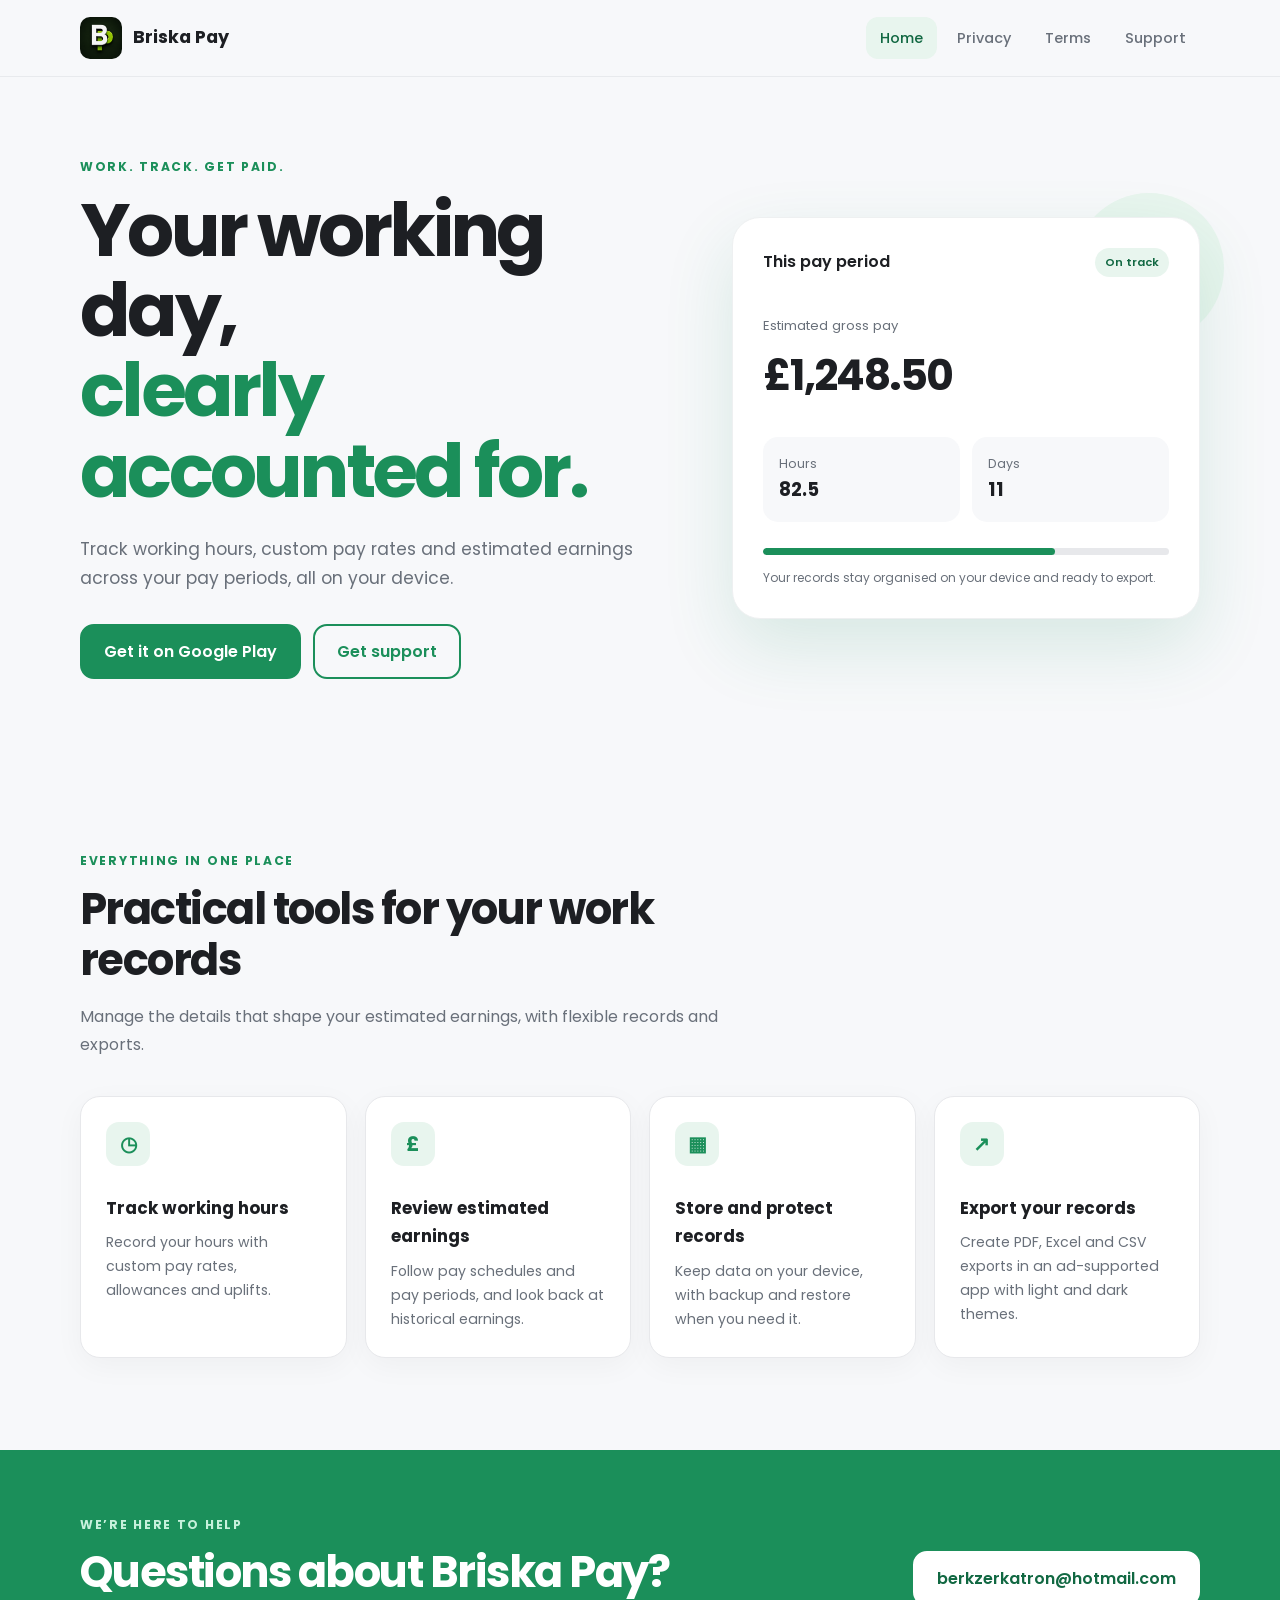
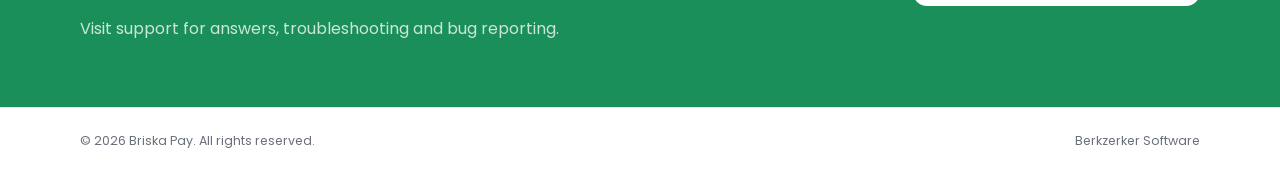
<file: index.html>
<!doctype html>
<html lang="en">
<head>
  <meta charset="utf-8">
  <meta name="viewport" content="width=device-width, initial-scale=1">
  <meta name="description" content="Briska Pay helps employees track working hours, estimated earnings and pay periods on their device.">
  <title>Briska Pay — Work. Track. Get paid.</title>
  <link rel="icon" href="assets/branding/LogoFinal.png">
  <link rel="stylesheet" href="styles.css">
</head>
<body>
  <header class="site-header">
    <nav class="nav container" aria-label="Main navigation">
      <a class="brand" href="index.html" aria-label="Briska Pay home">
        <img src="assets/branding/LogoFinal.png" alt="" width="42" height="42">
        <span>Briska Pay</span>
      </a>
      <div class="nav-links">
        <a class="active" aria-current="page" href="index.html">Home</a>
        <a href="privacy.html">Privacy</a>
        <a href="terms.html">Terms</a>
        <a href="support.html">Support</a>
      </div>
    </nav>
  </header>

  <main>
    <section class="hero container">
      <div class="hero-copy">
        <span class="eyebrow">Work. Track. Get paid.</span>
        <h1>Your working day,<br><span>clearly accounted for.</span></h1>
        <p class="lead">Track working hours, custom pay rates and estimated earnings across your pay periods, all on your device.</p>
        <div class="actions">
          <a class="button" href="https://play.google.com/store/apps/details?id=com.berkzerker.briska">Get it on Google Play</a>
          <a class="button secondary" href="support.html">Get support</a>
        </div>
      </div>
      <div class="hero-card" aria-label="Briska Pay summary preview">
        <div class="preview-head"><span>This pay period</span><span class="status">On track</span></div>
        <p class="preview-label">Estimated gross pay</p>
        <p class="preview-value">£1,248.50</p>
        <div class="preview-grid">
          <div><span>Hours</span><strong>82.5</strong></div>
          <div><span>Days</span><strong>11</strong></div>
        </div>
        <div class="progress"><span></span></div>
        <p class="preview-note">Your records stay organised on your device and ready to export.</p>
      </div>
    </section>

    <section class="section container" id="features">
      <div class="section-heading">
        <span class="eyebrow">Everything in one place</span>
        <h2>Practical tools for your work records</h2>
        <p>Manage the details that shape your estimated earnings, with flexible records and exports.</p>
      </div>
      <div class="card-grid">
        <article class="card"><span class="feature-icon" aria-hidden="true">◷</span><h3>Track working hours</h3><p>Record your hours with custom pay rates, allowances and uplifts.</p></article>
        <article class="card"><span class="feature-icon" aria-hidden="true">£</span><h3>Review estimated earnings</h3><p>Follow pay schedules and pay periods, and look back at historical earnings.</p></article>
        <article class="card"><span class="feature-icon" aria-hidden="true">▦</span><h3>Store and protect records</h3><p>Keep data on your device, with backup and restore when you need it.</p></article>
        <article class="card"><span class="feature-icon" aria-hidden="true">↗</span><h3>Export your records</h3><p>Create PDF, Excel and CSV exports in an ad-supported app with light and dark themes.</p></article>
      </div>
    </section>

    <section class="contact-wrap">
      <div class="contact container">
        <div><span class="eyebrow light">We’re here to help</span><h2>Questions about Briska Pay?</h2><p>Visit support for answers, troubleshooting and bug reporting.</p></div>
        <a class="button light-button" href="mailto:berkzerkatron@hotmail.com">berkzerkatron@hotmail.com</a>
      </div>
    </section>
  </main>

  <footer class="footer"><div class="container footer-inner"><p>© 2026 Briska Pay. All rights reserved.</p><p>Berkzerker Software</p></div></footer>
</body>
</html>
</file>
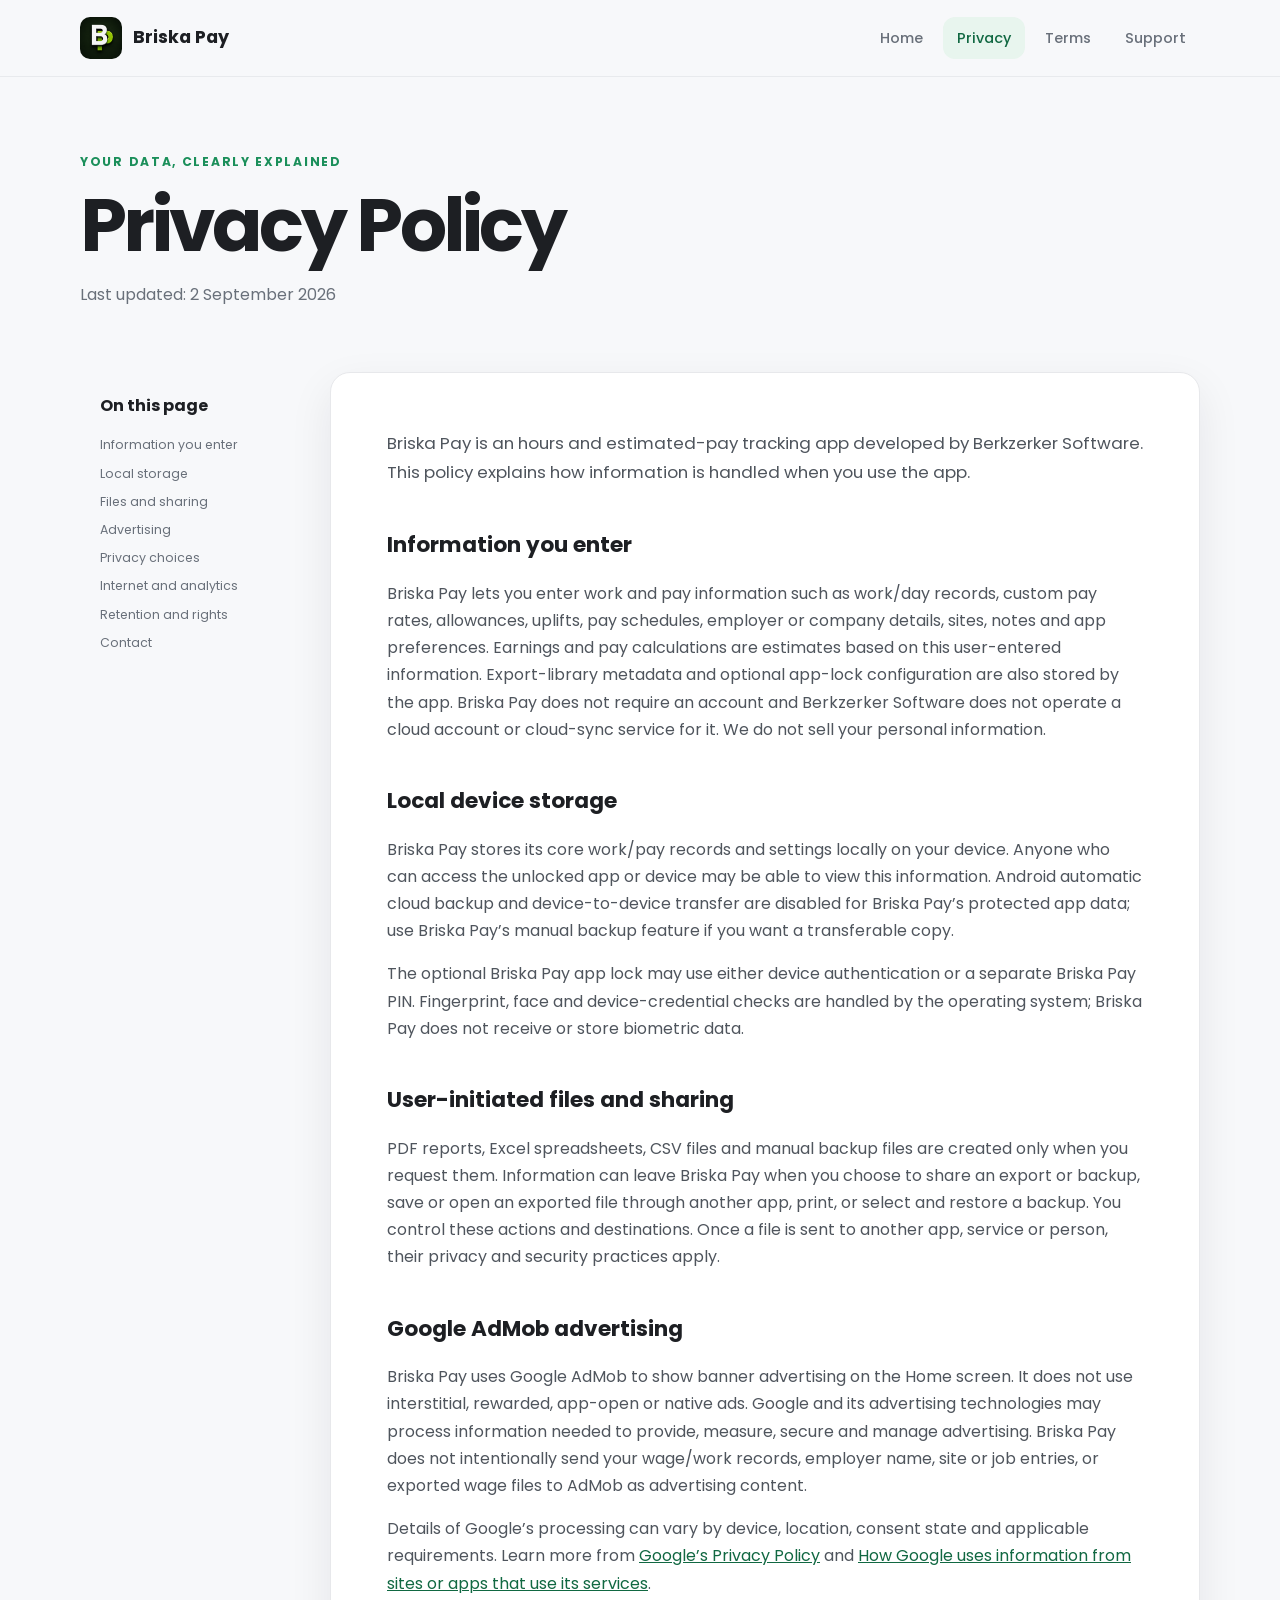
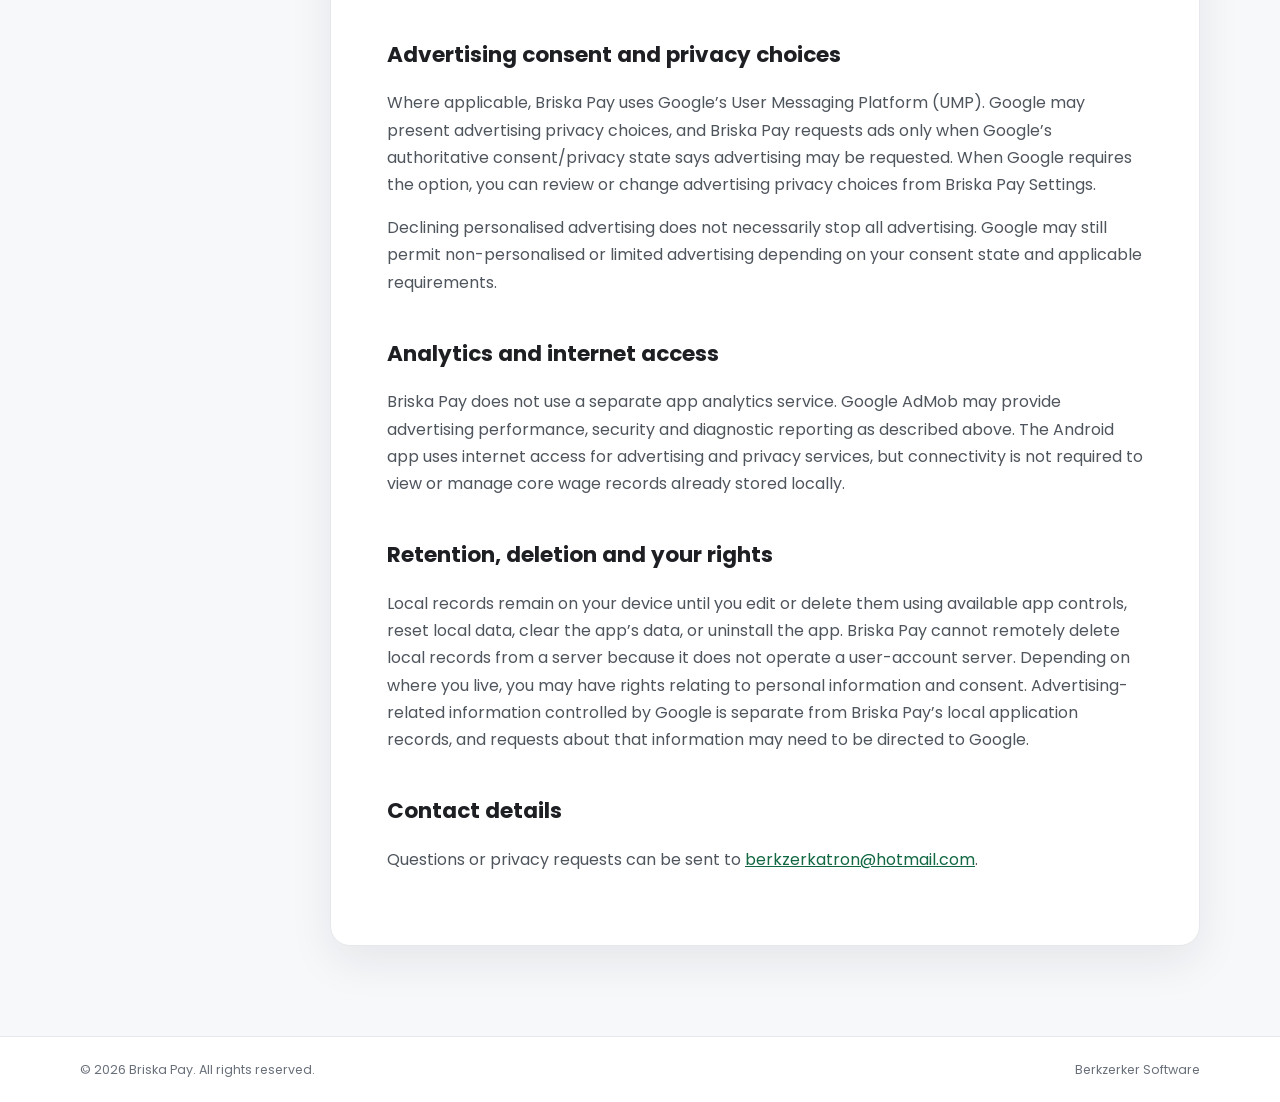
<file: privacy.html>
<!doctype html>
<html lang="en">
<head>
  <meta charset="utf-8"><meta name="viewport" content="width=device-width, initial-scale=1">
  <meta name="description" content="Privacy Policy for Briska Pay.">
  <title>Privacy Policy — Briska Pay</title>
  <link rel="icon" href="assets/branding/LogoFinal.png"><link rel="stylesheet" href="styles.css">
</head>
<body>
  <header class="site-header"><nav class="nav container" aria-label="Main navigation"><a class="brand" href="index.html" aria-label="Briska Pay home"><img src="assets/branding/LogoFinal.png" alt="" width="42" height="42"><span>Briska Pay</span></a><div class="nav-links"><a href="index.html">Home</a><a class="active" aria-current="page" href="privacy.html">Privacy</a><a href="terms.html">Terms</a><a href="support.html">Support</a></div></nav></header>
  <main class="legal container">
    <header class="page-heading"><span class="eyebrow">Your data, clearly explained</span><h1>Privacy Policy</h1><p>Last updated: 2 September 2026</p></header>
    <div class="legal-layout">
      <aside class="legal-nav"><strong>On this page</strong><a href="#collected">Information you enter</a><a href="#storage">Local storage</a><a href="#exports">Files and sharing</a><a href="#advertising">Advertising</a><a href="#consent">Privacy choices</a><a href="#analytics">Internet and analytics</a><a href="#rights">Retention and rights</a><a href="#contact">Contact</a></aside>
      <article class="legal-card">
        <p>Briska Pay is an hours and estimated-pay tracking app developed by Berkzerker Software. This policy explains how information is handled when you use the app.</p>
        <section id="collected"><h2>Information you enter</h2><p>Briska Pay lets you enter work and pay information such as work/day records, custom pay rates, allowances, uplifts, pay schedules, employer or company details, sites, notes and app preferences. Earnings and pay calculations are estimates based on this user-entered information. Export-library metadata and optional app-lock configuration are also stored by the app. Briska Pay does not require an account and Berkzerker Software does not operate a cloud account or cloud-sync service for it. We do not sell your personal information.</p></section>
        <section id="storage"><h2>Local device storage</h2><p>Briska Pay stores its core work/pay records and settings locally on your device. Anyone who can access the unlocked app or device may be able to view this information. Android automatic cloud backup and device-to-device transfer are disabled for Briska Pay’s protected app data; use Briska Pay’s manual backup feature if you want a transferable copy.</p><p>The optional Briska Pay app lock may use either device authentication or a separate Briska Pay PIN. Fingerprint, face and device-credential checks are handled by the operating system; Briska Pay does not receive or store biometric data.</p></section>
        <section id="exports"><h2>User-initiated files and sharing</h2><p>PDF reports, Excel spreadsheets, CSV files and manual backup files are created only when you request them. Information can leave Briska Pay when you choose to share an export or backup, save or open an exported file through another app, print, or select and restore a backup. You control these actions and destinations. Once a file is sent to another app, service or person, their privacy and security practices apply.</p></section>
        <section id="advertising"><h2>Google AdMob advertising</h2><p>Briska Pay uses Google AdMob to show banner advertising on the Home screen. It does not use interstitial, rewarded, app-open or native ads. Google and its advertising technologies may process information needed to provide, measure, secure and manage advertising. Briska Pay does not intentionally send your wage/work records, employer name, site or job entries, or exported wage files to AdMob as advertising content.</p><p>Details of Google’s processing can vary by device, location, consent state and applicable requirements. Learn more from <a href="https://policies.google.com/privacy">Google’s Privacy Policy</a> and <a href="https://policies.google.com/technologies/partner-sites">How Google uses information from sites or apps that use its services</a>.</p></section>
        <section id="consent"><h2>Advertising consent and privacy choices</h2><p>Where applicable, Briska Pay uses Google’s User Messaging Platform (UMP). Google may present advertising privacy choices, and Briska Pay requests ads only when Google’s authoritative consent/privacy state says advertising may be requested. When Google requires the option, you can review or change advertising privacy choices from Briska Pay Settings.</p><p>Declining personalised advertising does not necessarily stop all advertising. Google may still permit non-personalised or limited advertising depending on your consent state and applicable requirements.</p></section>
        <section id="analytics"><h2>Analytics and internet access</h2><p>Briska Pay does not use a separate app analytics service. Google AdMob may provide advertising performance, security and diagnostic reporting as described above. The Android app uses internet access for advertising and privacy services, but connectivity is not required to view or manage core wage records already stored locally.</p></section>
        <section id="rights"><h2>Retention, deletion and your rights</h2><p>Local records remain on your device until you edit or delete them using available app controls, reset local data, clear the app’s data, or uninstall the app. Briska Pay cannot remotely delete local records from a server because it does not operate a user-account server. Depending on where you live, you may have rights relating to personal information and consent. Advertising-related information controlled by Google is separate from Briska Pay’s local application records, and requests about that information may need to be directed to Google.</p></section>
        <section id="contact"><h2>Contact details</h2><p>Questions or privacy requests can be sent to <a href="mailto:berkzerkatron@hotmail.com">berkzerkatron@hotmail.com</a>.</p></section>
      </article>
    </div>
  </main>
  <footer class="footer"><div class="container footer-inner"><p>© 2026 Briska Pay. All rights reserved.</p><p>Berkzerker Software</p></div></footer>
</body></html>
</file>
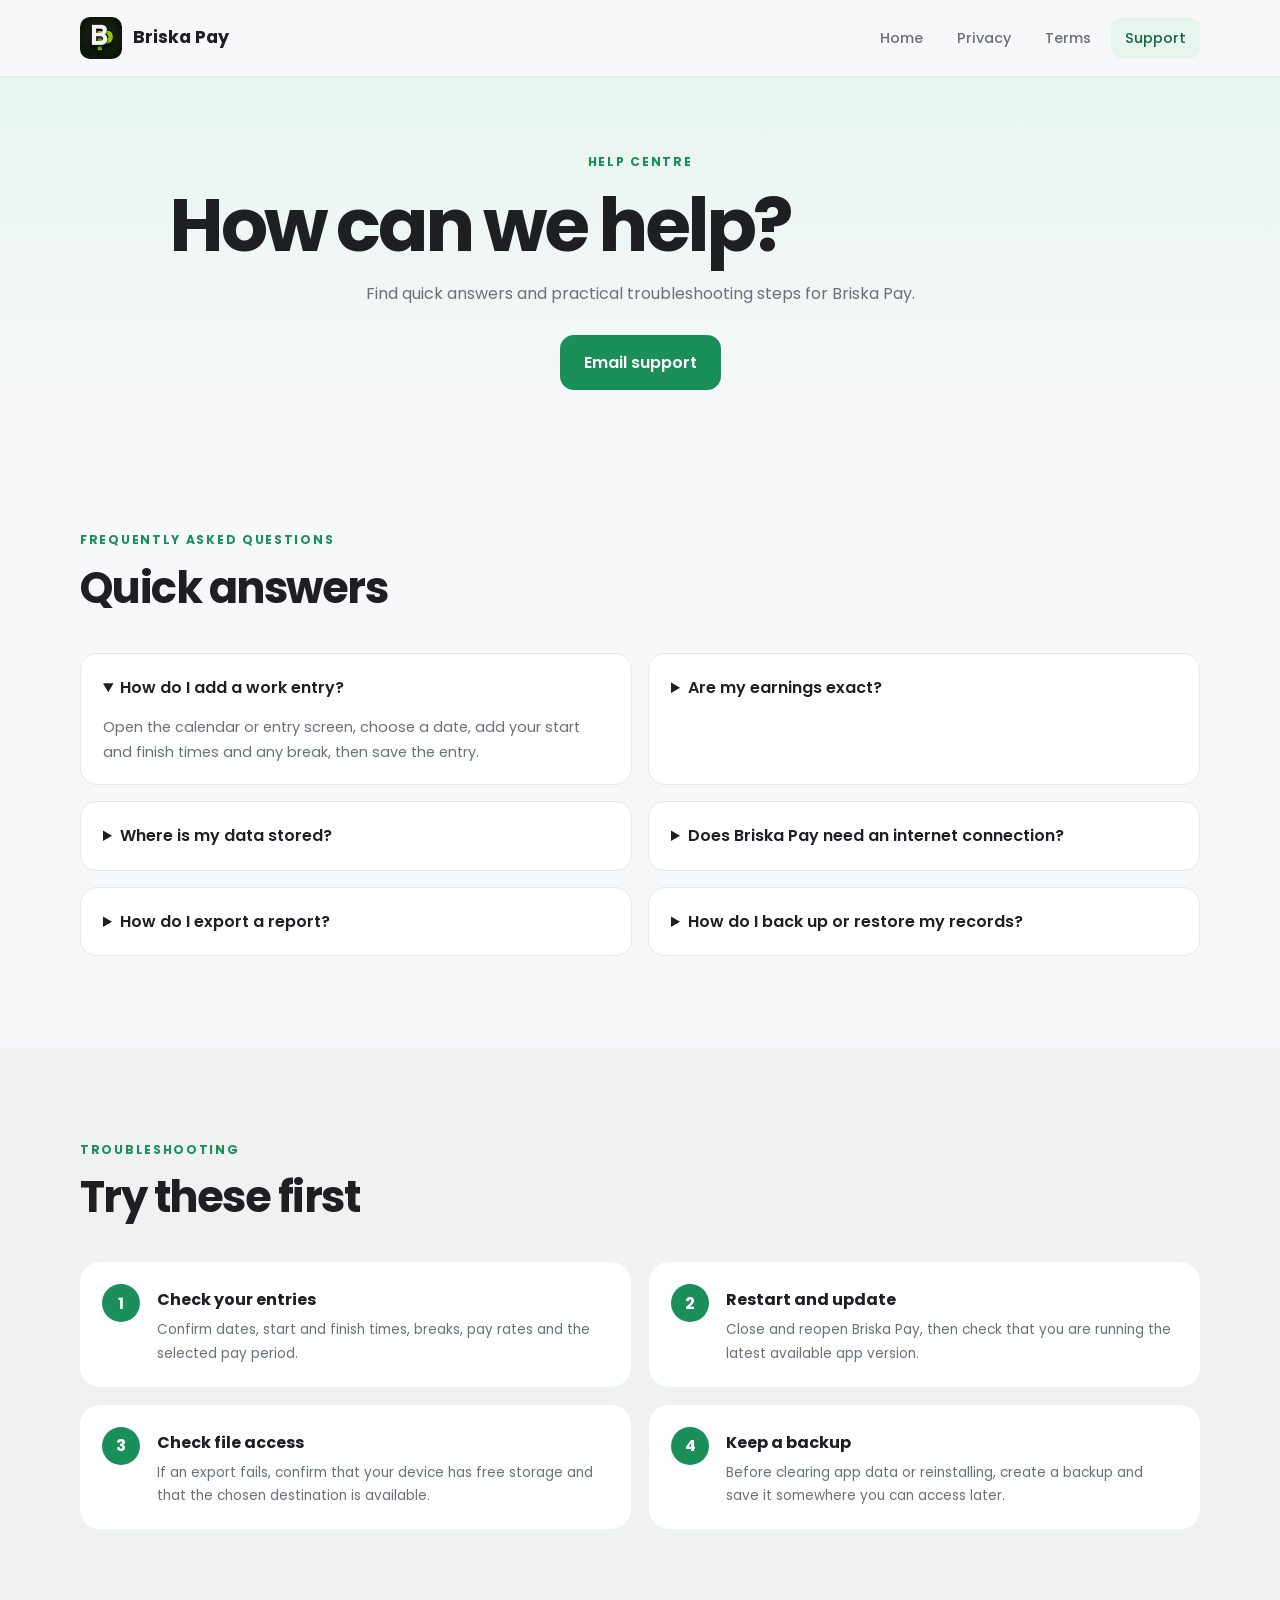
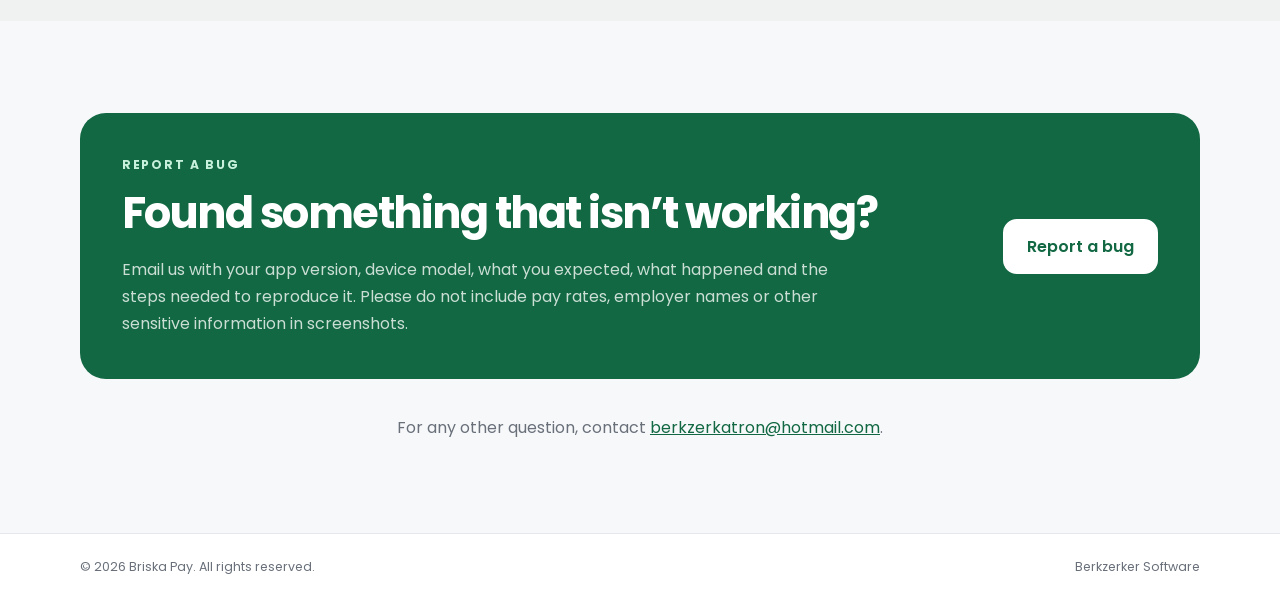
<file: support.html>
<!doctype html><html lang="en"><head><meta charset="utf-8"><meta name="viewport" content="width=device-width, initial-scale=1"><meta name="description" content="Help, troubleshooting and contact information for Briska Pay."><title>Support — Briska Pay</title><link rel="icon" href="assets/branding/LogoFinal.png"><link rel="stylesheet" href="styles.css"></head>
<body><header class="site-header"><nav class="nav container" aria-label="Main navigation"><a class="brand" href="index.html" aria-label="Briska Pay home"><img src="assets/branding/LogoFinal.png" alt="" width="42" height="42"><span>Briska Pay</span></a><div class="nav-links"><a href="index.html">Home</a><a href="privacy.html">Privacy</a><a href="terms.html">Terms</a><a class="active" aria-current="page" href="support.html">Support</a></div></nav></header>
<main><section class="support-hero"><div class="container page-heading"><span class="eyebrow">Help centre</span><h1>How can we help?</h1><p>Find quick answers and practical troubleshooting steps for Briska Pay.</p><a class="button" href="mailto:berkzerkatron@hotmail.com">Email support</a></div></section>
<section class="section container"><div class="section-heading"><span class="eyebrow">Frequently asked questions</span><h2>Quick answers</h2></div><div class="faq-grid">
  <details open><summary>How do I add a work entry?</summary><p>Open the calendar or entry screen, choose a date, add your start and finish times and any break, then save the entry.</p></details>
  <details><summary>Are my earnings exact?</summary><p>Earnings are estimates based on the custom pay rates, hours, allowances and uplifts you enter. Check the selected pay period and always compare figures with your official payslip.</p></details>
  <details><summary>Where is my data stored?</summary><p>Your records and settings are kept locally on your device. Briska Pay does not require an account or cloud sync.</p></details>
  <details><summary>Does Briska Pay need an internet connection?</summary><p>You can view and manage core wage records stored locally without advertising connectivity. Google AdMob advertising and advertising privacy choices may require internet access.</p></details>
  <details><summary>How do I export a report?</summary><p>Open Reports or Export, choose the pay period and PDF, Excel or CSV format, then create the file and select where to save or share it.</p></details>
  <details><summary>How do I back up or restore my records?</summary><p>Use Backup and restore in Settings to create a manual backup or select a backup file to restore. Save backups somewhere you can access if you change devices or reinstall the app.</p></details>
</div></section>
<section class="section muted"><div class="container"><div class="section-heading"><span class="eyebrow">Troubleshooting</span><h2>Try these first</h2></div><div class="steps"><article><span>1</span><div><h3>Check your entries</h3><p>Confirm dates, start and finish times, breaks, pay rates and the selected pay period.</p></div></article><article><span>2</span><div><h3>Restart and update</h3><p>Close and reopen Briska Pay, then check that you are running the latest available app version.</p></div></article><article><span>3</span><div><h3>Check file access</h3><p>If an export fails, confirm that your device has free storage and that the chosen destination is available.</p></div></article><article><span>4</span><div><h3>Keep a backup</h3><p>Before clearing app data or reinstalling, create a backup and save it somewhere you can access later.</p></div></article></div></div></section>
<section class="section container"><div class="bug-card"><div><span class="eyebrow light">Report a bug</span><h2>Found something that isn’t working?</h2><p>Email us with your app version, device model, what you expected, what happened and the steps needed to reproduce it. Please do not include pay rates, employer names or other sensitive information in screenshots.</p></div><a class="button light-button" href="mailto:berkzerkatron@hotmail.com?subject=Briska%20Pay%20bug%20report">Report a bug</a></div><p class="contact-line">For any other question, contact <a href="mailto:berkzerkatron@hotmail.com">berkzerkatron@hotmail.com</a>.</p></section></main>
<footer class="footer"><div class="container footer-inner"><p>© 2026 Briska Pay. All rights reserved.</p><p>Berkzerker Software</p></div></footer></body></html>
</file>
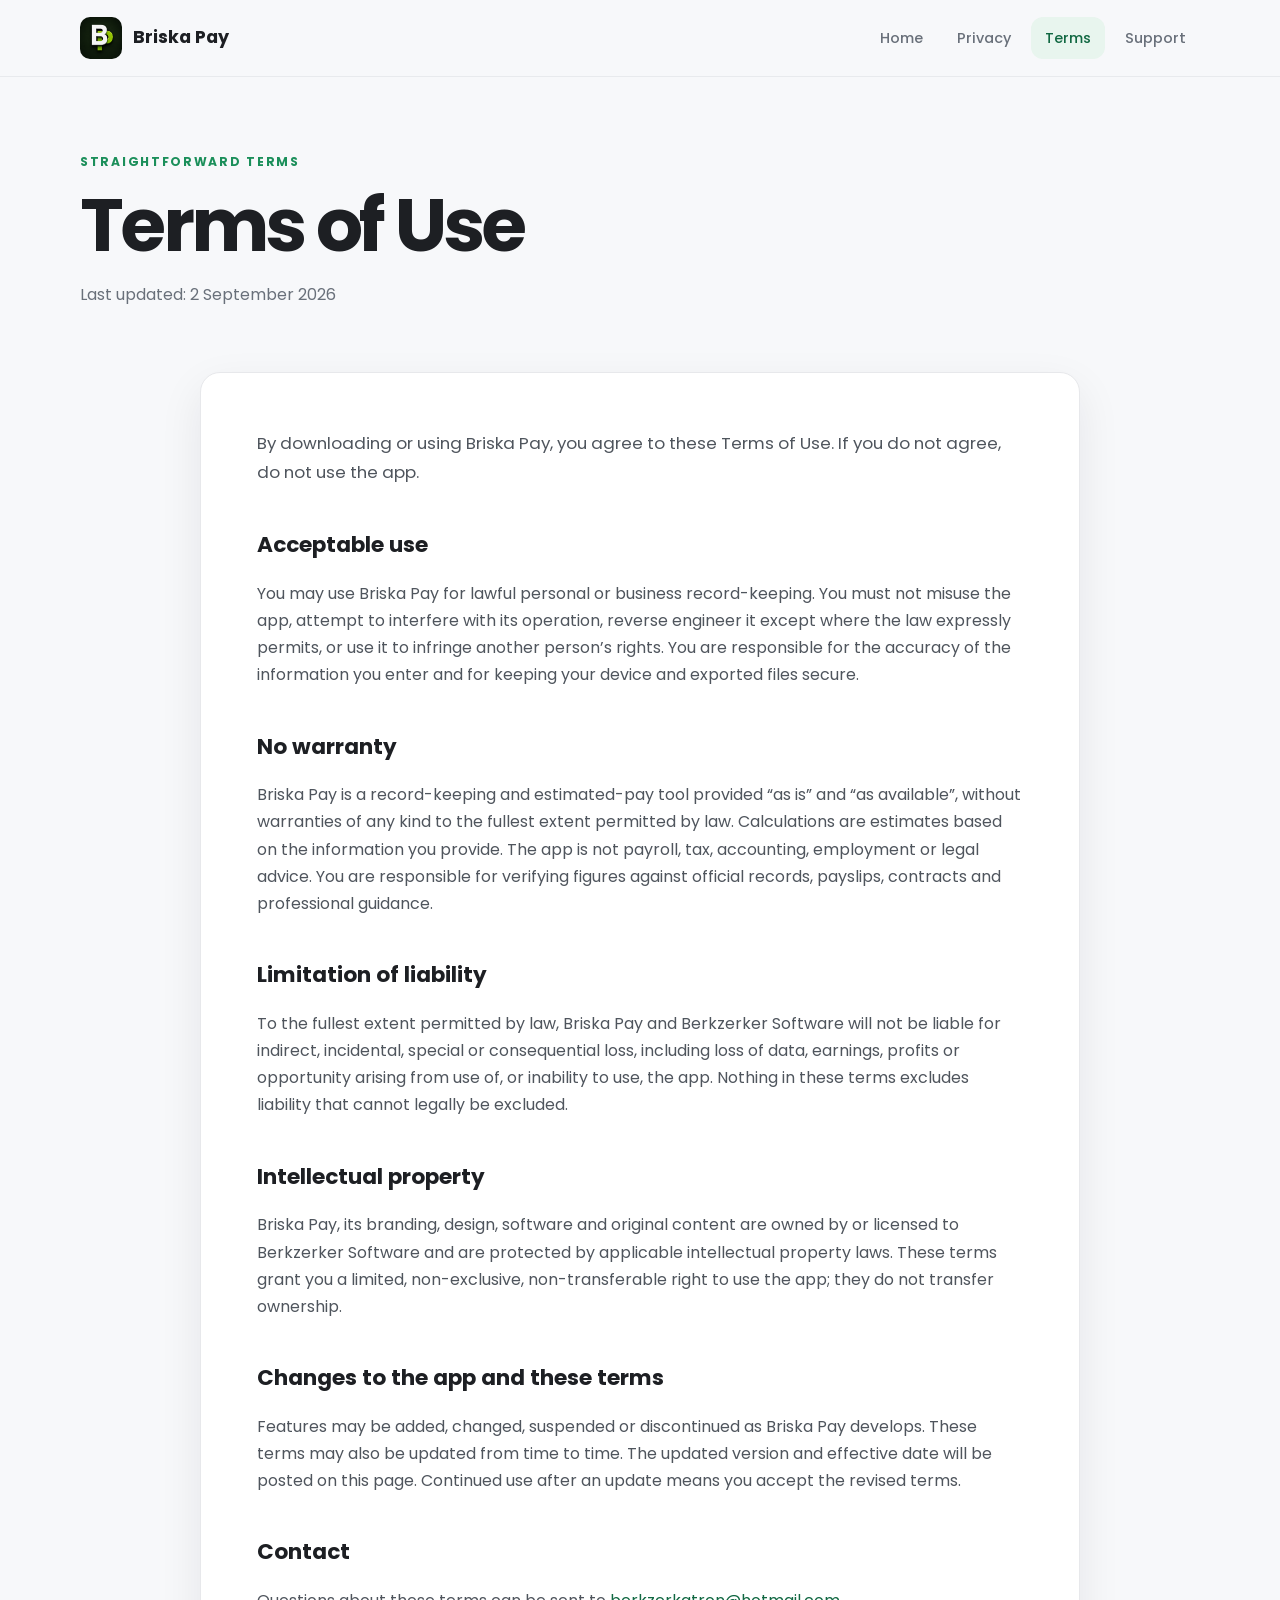
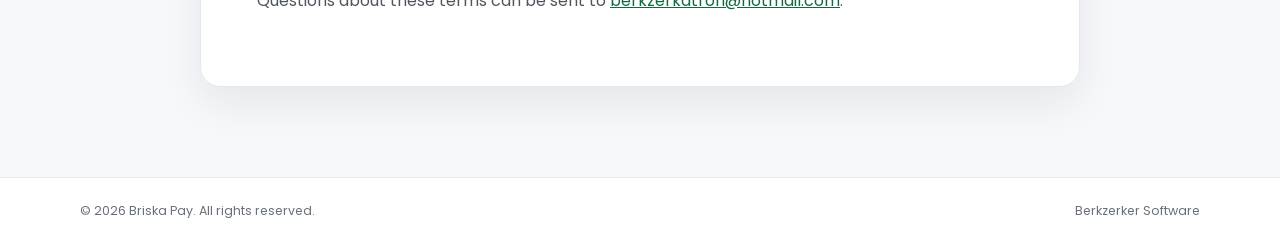
<file: terms.html>
<!doctype html><html lang="en"><head><meta charset="utf-8"><meta name="viewport" content="width=device-width, initial-scale=1"><meta name="description" content="Terms of Use for Briska Pay."><title>Terms of Use — Briska Pay</title><link rel="icon" href="assets/branding/LogoFinal.png"><link rel="stylesheet" href="styles.css"></head>
<body><header class="site-header"><nav class="nav container" aria-label="Main navigation"><a class="brand" href="index.html" aria-label="Briska Pay home"><img src="assets/branding/LogoFinal.png" alt="" width="42" height="42"><span>Briska Pay</span></a><div class="nav-links"><a href="index.html">Home</a><a href="privacy.html">Privacy</a><a class="active" aria-current="page" href="terms.html">Terms</a><a href="support.html">Support</a></div></nav></header>
<main class="legal container"><header class="page-heading"><span class="eyebrow">Straightforward terms</span><h1>Terms of Use</h1><p>Last updated: 2 September 2026</p></header><article class="legal-card single">
  <p>By downloading or using Briska Pay, you agree to these Terms of Use. If you do not agree, do not use the app.</p>
  <section><h2>Acceptable use</h2><p>You may use Briska Pay for lawful personal or business record-keeping. You must not misuse the app, attempt to interfere with its operation, reverse engineer it except where the law expressly permits, or use it to infringe another person’s rights. You are responsible for the accuracy of the information you enter and for keeping your device and exported files secure.</p></section>
  <section><h2>No warranty</h2><p>Briska Pay is a record-keeping and estimated-pay tool provided “as is” and “as available”, without warranties of any kind to the fullest extent permitted by law. Calculations are estimates based on the information you provide. The app is not payroll, tax, accounting, employment or legal advice. You are responsible for verifying figures against official records, payslips, contracts and professional guidance.</p></section>
  <section><h2>Limitation of liability</h2><p>To the fullest extent permitted by law, Briska Pay and Berkzerker Software will not be liable for indirect, incidental, special or consequential loss, including loss of data, earnings, profits or opportunity arising from use of, or inability to use, the app. Nothing in these terms excludes liability that cannot legally be excluded.</p></section>
  <section><h2>Intellectual property</h2><p>Briska Pay, its branding, design, software and original content are owned by or licensed to Berkzerker Software and are protected by applicable intellectual property laws. These terms grant you a limited, non-exclusive, non-transferable right to use the app; they do not transfer ownership.</p></section>
  <section><h2>Changes to the app and these terms</h2><p>Features may be added, changed, suspended or discontinued as Briska Pay develops. These terms may also be updated from time to time. The updated version and effective date will be posted on this page. Continued use after an update means you accept the revised terms.</p></section>
  <section><h2>Contact</h2><p>Questions about these terms can be sent to <a href="mailto:berkzerkatron@hotmail.com">berkzerkatron@hotmail.com</a>.</p></section>
</article></main><footer class="footer"><div class="container footer-inner"><p>© 2026 Briska Pay. All rights reserved.</p><p>Berkzerker Software</p></div></footer></body></html>
</file>
<file: styles.css>
@font-face{font-family:Poppins;src:url('assets/fonts/Poppins-Regular.ttf') format('truetype');font-weight:400;font-display:swap}@font-face{font-family:Poppins;src:url('assets/fonts/Poppins-Medium.ttf') format('truetype');font-weight:500;font-display:swap}@font-face{font-family:Poppins;src:url('assets/fonts/Poppins-SemiBold.ttf') format('truetype');font-weight:600;font-display:swap}@font-face{font-family:Poppins;src:url('assets/fonts/Poppins-Bold.ttf') format('truetype');font-weight:700;font-display:swap}
:root{--green:#1b8f5a;--green-dark:#116842;--green-soft:#e8f5ee;--ink:#1d1f23;--muted:#69707a;--line:#e7e8eb;--bg:#f7f8fa;--white:#fff;--shadow:0 16px 44px rgba(29,31,35,.08);--radius:20px}*{box-sizing:border-box}html{scroll-behavior:smooth}body{margin:0;background:var(--bg);color:var(--ink);font-family:Poppins,Arial,sans-serif;line-height:1.7}a{color:var(--green-dark)}img{display:block}.container{width:min(1120px,calc(100% - 40px));margin-inline:auto}.site-header{position:sticky;top:0;z-index:10;background:rgba(247,248,250,.94);border-bottom:1px solid rgba(231,232,235,.85);backdrop-filter:blur(12px)}.nav{min-height:76px;display:flex;align-items:center;justify-content:space-between;gap:24px}.brand{display:flex;align-items:center;gap:11px;color:var(--ink);font-size:1.1rem;font-weight:700;text-decoration:none}.brand img{border-radius:10px}.nav-links{display:flex;align-items:center;gap:6px}.nav-links a{padding:9px 14px;border-radius:12px;color:var(--muted);font-size:.9rem;font-weight:500;text-decoration:none}.nav-links a:hover,.nav-links a.active{background:var(--green-soft);color:var(--green-dark)}.hero{min-height:650px;display:grid;grid-template-columns:1.1fr .9fr;align-items:center;gap:80px;padding-block:80px}.eyebrow{display:block;margin-bottom:12px;color:var(--green);font-size:.76rem;font-weight:700;letter-spacing:.14em;text-transform:uppercase}.hero h1,.page-heading h1{max-width:800px;margin:0;font-size:clamp(2.6rem,6vw,4.65rem);line-height:1.08;letter-spacing:-.05em}.hero h1 span{color:var(--green)}.lead{max-width:650px;margin:24px 0;color:var(--muted);font-size:1.08rem}.actions{display:flex;gap:12px;margin-top:30px}.button{display:inline-flex;min-height:52px;align-items:center;justify-content:center;padding:12px 22px;border:2px solid var(--green);border-radius:14px;background:var(--green);color:#fff;font-weight:600;text-decoration:none;transition:.2s}.button:hover{background:var(--green-dark);border-color:var(--green-dark);transform:translateY(-1px)}.button.secondary{background:transparent;color:var(--green)}.hero-card{position:relative;padding:30px;border:1px solid #eef0f1;border-radius:28px;background:var(--white);box-shadow:0 28px 70px rgba(27,143,90,.14)}.hero-card:before{position:absolute;inset:-25px -25px auto auto;z-index:-1;width:150px;height:150px;border-radius:50%;background:var(--green-soft);content:""}.preview-head{display:flex;justify-content:space-between;font-weight:600}.status{padding:5px 10px;border-radius:20px;background:var(--green-soft);color:var(--green-dark);font-size:.7rem}.preview-label{margin:38px 0 2px;color:var(--muted);font-size:.82rem}.preview-value{margin:0;font-size:2.65rem;font-weight:700;letter-spacing:-.04em}.preview-grid{display:grid;grid-template-columns:1fr 1fr;gap:12px;margin:26px 0}.preview-grid div{display:flex;flex-direction:column;padding:16px;border-radius:15px;background:var(--bg)}.preview-grid span{color:var(--muted);font-size:.78rem}.preview-grid strong{font-size:1.15rem}.progress{height:7px;overflow:hidden;border-radius:20px;background:var(--line)}.progress span{display:block;width:72%;height:100%;border-radius:inherit;background:var(--green)}.preview-note{margin:13px 0 0;color:var(--muted);font-size:.75rem}.section{padding-block:92px}.section-heading{max-width:680px;margin-bottom:38px}.section-heading h2,.contact h2,.bug-card h2{margin:0;font-size:clamp(1.8rem,4vw,2.7rem);line-height:1.2;letter-spacing:-.035em}.section-heading p{color:var(--muted)}.card-grid{display:grid;grid-template-columns:repeat(4,1fr);gap:18px}.card{padding:25px;border:1px solid var(--line);border-radius:var(--radius);background:var(--white);box-shadow:0 8px 30px rgba(29,31,35,.04)}.feature-icon{display:flex;width:44px;height:44px;align-items:center;justify-content:center;margin-bottom:28px;border-radius:13px;background:var(--green-soft);color:var(--green);font-size:1.25rem;font-weight:700}.card h3{margin:0 0 9px;font-size:1.05rem}.card p{margin:0;color:var(--muted);font-size:.88rem}.contact-wrap{background:var(--green)}.contact{display:flex;align-items:center;justify-content:space-between;gap:40px;padding-block:65px;color:#fff}.contact p{margin-bottom:0;color:rgba(255,255,255,.78)}.eyebrow.light{color:#c7f1dc}.light-button{flex:none;border-color:#fff;background:#fff;color:var(--green-dark)}.light-button:hover{border-color:var(--bg);background:var(--bg);color:var(--green-dark)}.footer{border-top:1px solid var(--line);background:var(--white);color:var(--muted);font-size:.78rem}.footer-inner{display:flex;justify-content:space-between;padding-block:22px}.footer p{margin:0}.page-heading{padding:75px 0 48px}.page-heading p{max-width:680px;color:var(--muted)}.legal{padding-bottom:90px}.legal-layout{display:grid;grid-template-columns:220px 1fr;align-items:start;gap:30px}.legal-nav{position:sticky;top:106px;display:flex;flex-direction:column;gap:7px;padding:20px}.legal-nav strong{margin-bottom:8px}.legal-nav a{color:var(--muted);font-size:.78rem;text-decoration:none}.legal-nav a:hover{color:var(--green)}.legal-card{padding:clamp(25px,5vw,56px);border:1px solid var(--line);border-radius:var(--radius);background:#fff;box-shadow:var(--shadow)}.legal-card.single{max-width:880px;margin:auto}.legal-card>p:first-child{margin-top:0;font-size:1.05rem}.legal-card section{scroll-margin-top:100px;padding-top:24px}.legal-card h2{margin:0 0 8px;font-size:1.35rem}.legal-card p{color:#4f555d}.support-hero{background:linear-gradient(180deg,var(--green-soft),var(--bg))}.support-hero .page-heading{text-align:center}.support-hero .page-heading p{margin:15px auto 28px}.faq-grid{display:grid;grid-template-columns:1fr 1fr;gap:16px}details{padding:20px 22px;border:1px solid var(--line);border-radius:16px;background:#fff}summary{cursor:pointer;font-weight:600}details p{margin-bottom:0;color:var(--muted);font-size:.9rem}.muted{background:#eff2f1}.steps{display:grid;grid-template-columns:1fr 1fr;gap:18px}.steps article{display:flex;gap:17px;padding:22px;border-radius:var(--radius);background:#fff}.steps article>span{display:flex;flex:0 0 38px;height:38px;align-items:center;justify-content:center;border-radius:50%;background:var(--green);color:#fff;font-weight:700}.steps h3{margin:2px 0 5px;font-size:1rem}.steps p{margin:0;color:var(--muted);font-size:.85rem}.bug-card{display:flex;align-items:center;justify-content:space-between;gap:55px;padding:42px;border-radius:26px;background:var(--green-dark);color:#fff}.bug-card p{max-width:750px;margin-bottom:0;color:rgba(255,255,255,.78)}.contact-line{text-align:center;margin:35px 0 0;color:var(--muted)}
@media(max-width:860px){.hero{grid-template-columns:1fr;gap:45px}.card-grid{grid-template-columns:1fr 1fr}.legal-layout{grid-template-columns:1fr}.legal-nav{display:none}.contact,.bug-card{align-items:flex-start;flex-direction:column}.hero-card{max-width:560px}.faq-grid,.steps{grid-template-columns:1fr}}
@media(max-width:600px){.container{width:min(100% - 28px,1120px)}.site-header{position:relative}.nav{align-items:flex-start;flex-direction:column;padding-block:14px;gap:10px}.nav-links{width:100%;overflow-x:auto;padding-bottom:2px}.nav-links a{padding:8px 11px;white-space:nowrap}.hero{min-height:0;padding-block:58px}.hero h1,.page-heading h1{font-size:2.55rem}.actions{align-items:stretch;flex-direction:column}.hero-card{padding:22px}.preview-value{font-size:2.2rem}.section{padding-block:68px}.card-grid{grid-template-columns:1fr}.contact{padding-block:50px}.light-button{width:100%;font-size:.85rem}.footer-inner{align-items:flex-start;flex-direction:column;gap:5px}.page-heading{padding:55px 0 35px}.legal{padding-bottom:60px}.legal-card{padding:24px 20px}.bug-card{padding:28px 22px}}
@media(prefers-reduced-motion:reduce){html{scroll-behavior:auto}.button{transition:none}}
</file>
